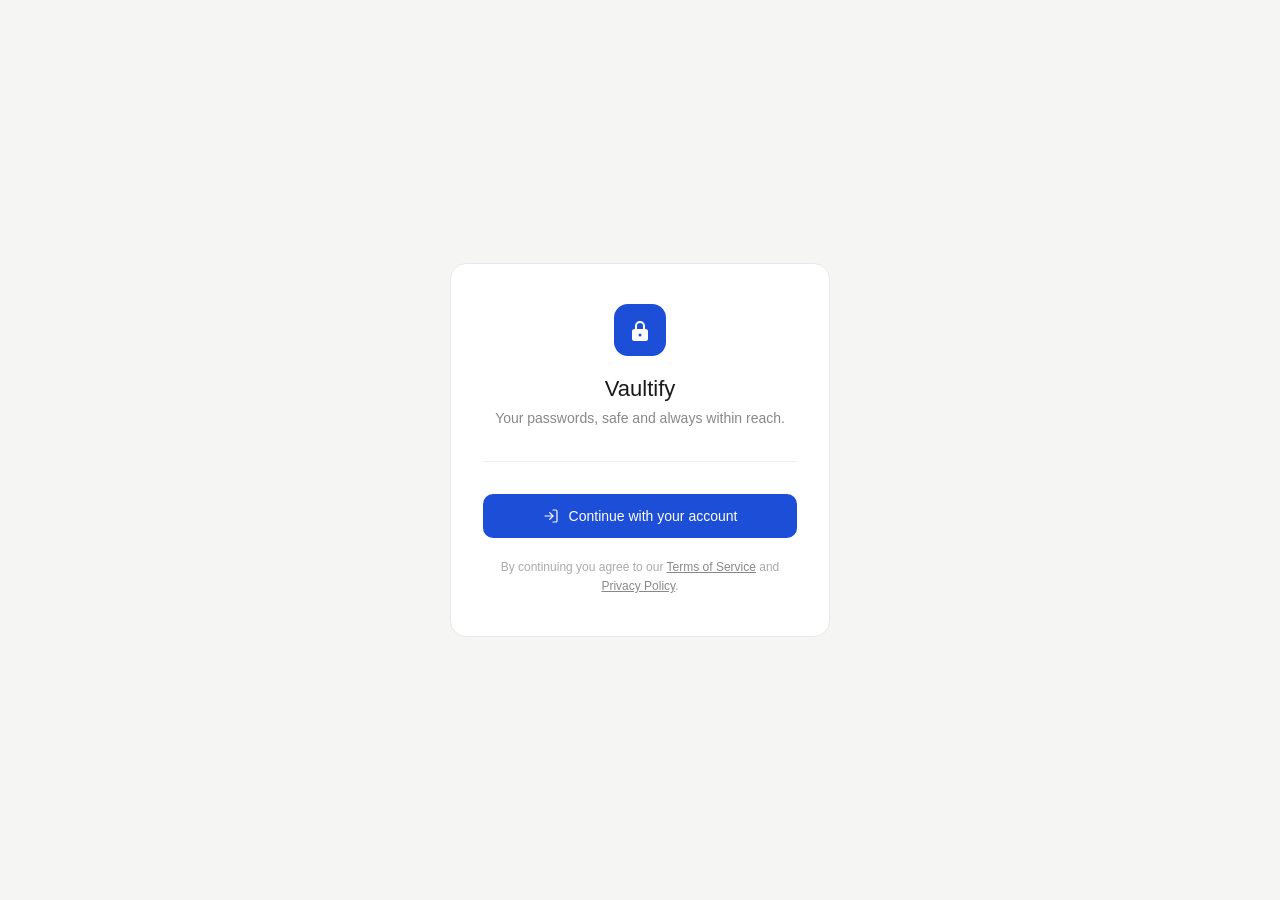
<file: static_files/frontend/index.html>
<!DOCTYPE html>
<html lang="en">
<head>
  <meta charset="UTF-8" />
  <meta name="viewport" content="width=device-width, initial-scale=1.0" />
  <title>Vaultify — Welcome</title>
  <link rel="stylesheet" href="index-style.css" />
  <script src="index-code.js"></script>
</head>
<body>

  <div class="card">

    <div class="logo-icon">
      <svg width="24" height="24" viewBox="0 0 24 24" fill="none">
        <rect x="4" y="11" width="16" height="12" rx="2.5" fill="white"/>
        <path d="M8 11V8a4 4 0 018 0v3" stroke="white" stroke-width="2" stroke-linecap="round" fill="none"/>
        <circle cx="12" cy="17" r="1.5" fill="#1d4ed8"/>
      </svg>
    </div>

    <h1 class="app-name">Vaultify</h1>
    <p class="tagline">Your passwords, safe and always within reach.</p>

    <hr class="divider" />

    <button onclick="login()" class="login-btn">
      <svg width="16" height="16" viewBox="0 0 24 24" fill="none">
        <path d="M15 3h4a2 2 0 012 2v14a2 2 0 01-2 2h-4" stroke="white" stroke-width="1.8" stroke-linecap="round"/>
        <path d="M10 17l5-5-5-5" stroke="white" stroke-width="1.8" stroke-linecap="round" stroke-linejoin="round"/>
        <path d="M15 12H3" stroke="white" stroke-width="1.8" stroke-linecap="round"/>
      </svg>
      Continue with your account
    </button>

    <p class="terms">
      By continuing you agree to our <a href="#">Terms of Service</a> and <a href="#">Privacy Policy</a>.
    </p>

  </div>

</body>
</html>
</file>
<file: static_files/frontend/index-style.css>
* { box-sizing: border-box; margin: 0; padding: 0; }

    body {
      font-family: -apple-system, BlinkMacSystemFont, "Segoe UI", sans-serif;
      background: #f5f5f3;
      min-height: 100vh;
      display: flex;
      align-items: center;
      justify-content: center;
    }

    .card {
      background: #fff;
      border: 1px solid #e8e8e8;
      border-radius: 16px;
      padding: 2.5rem 2rem;
      width: 100%;
      max-width: 380px;
      text-align: center;
    }

    .logo-icon {
      width: 52px;
      height: 52px;
      background: #1d4ed8;
      border-radius: 14px;
      display: flex;
      align-items: center;
      justify-content: center;
      margin: 0 auto 1.25rem;
    }

    .app-name {
      font-size: 22px;
      font-weight: 500;
      color: #1a1a1a;
      margin-bottom: 6px;
    }

    .tagline {
      font-size: 14px;
      color: #888;
      margin-bottom: 2rem;
      line-height: 1.5;
    }

    .divider {
      border: none;
      border-top: 1px solid #f0f0f0;
      margin-bottom: 2rem;
    }

    .login-btn {
      display: flex;
      align-items: center;
      justify-content: center;
      gap: 10px;
      width: 100%;
      height: 44px;
      background: #1d4ed8;
      color: #fff;
      border: none;
      border-radius: 10px;
      font-size: 14px;
      font-weight: 500;
      cursor: pointer;
      text-decoration: none;
      transition: background 0.15s;
    }

    .login-btn:hover { background: #1e40af; }

    .terms {
      margin-top: 1.25rem;
      font-size: 12px;
      color: #aaa;
      line-height: 1.6;
    }

    .terms a {
      color: #888;
      text-decoration: underline;
    }
</file>
